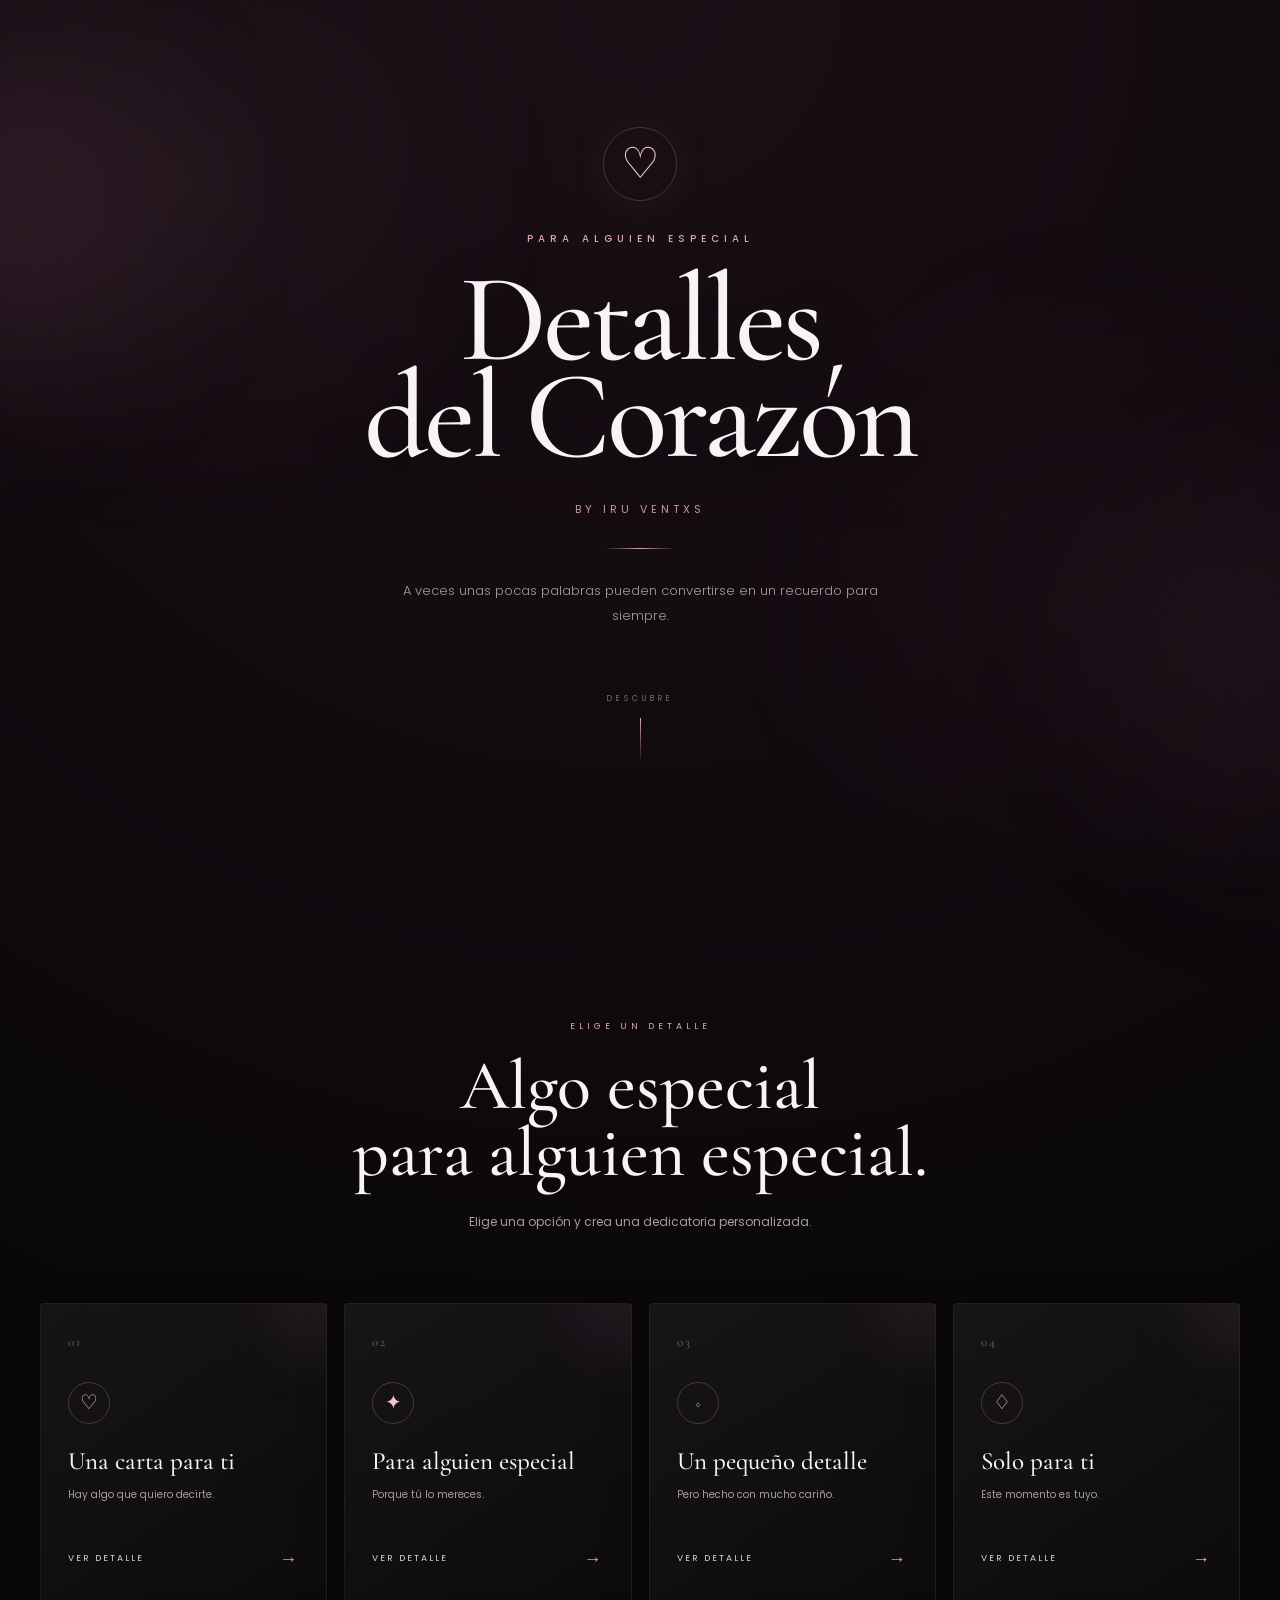
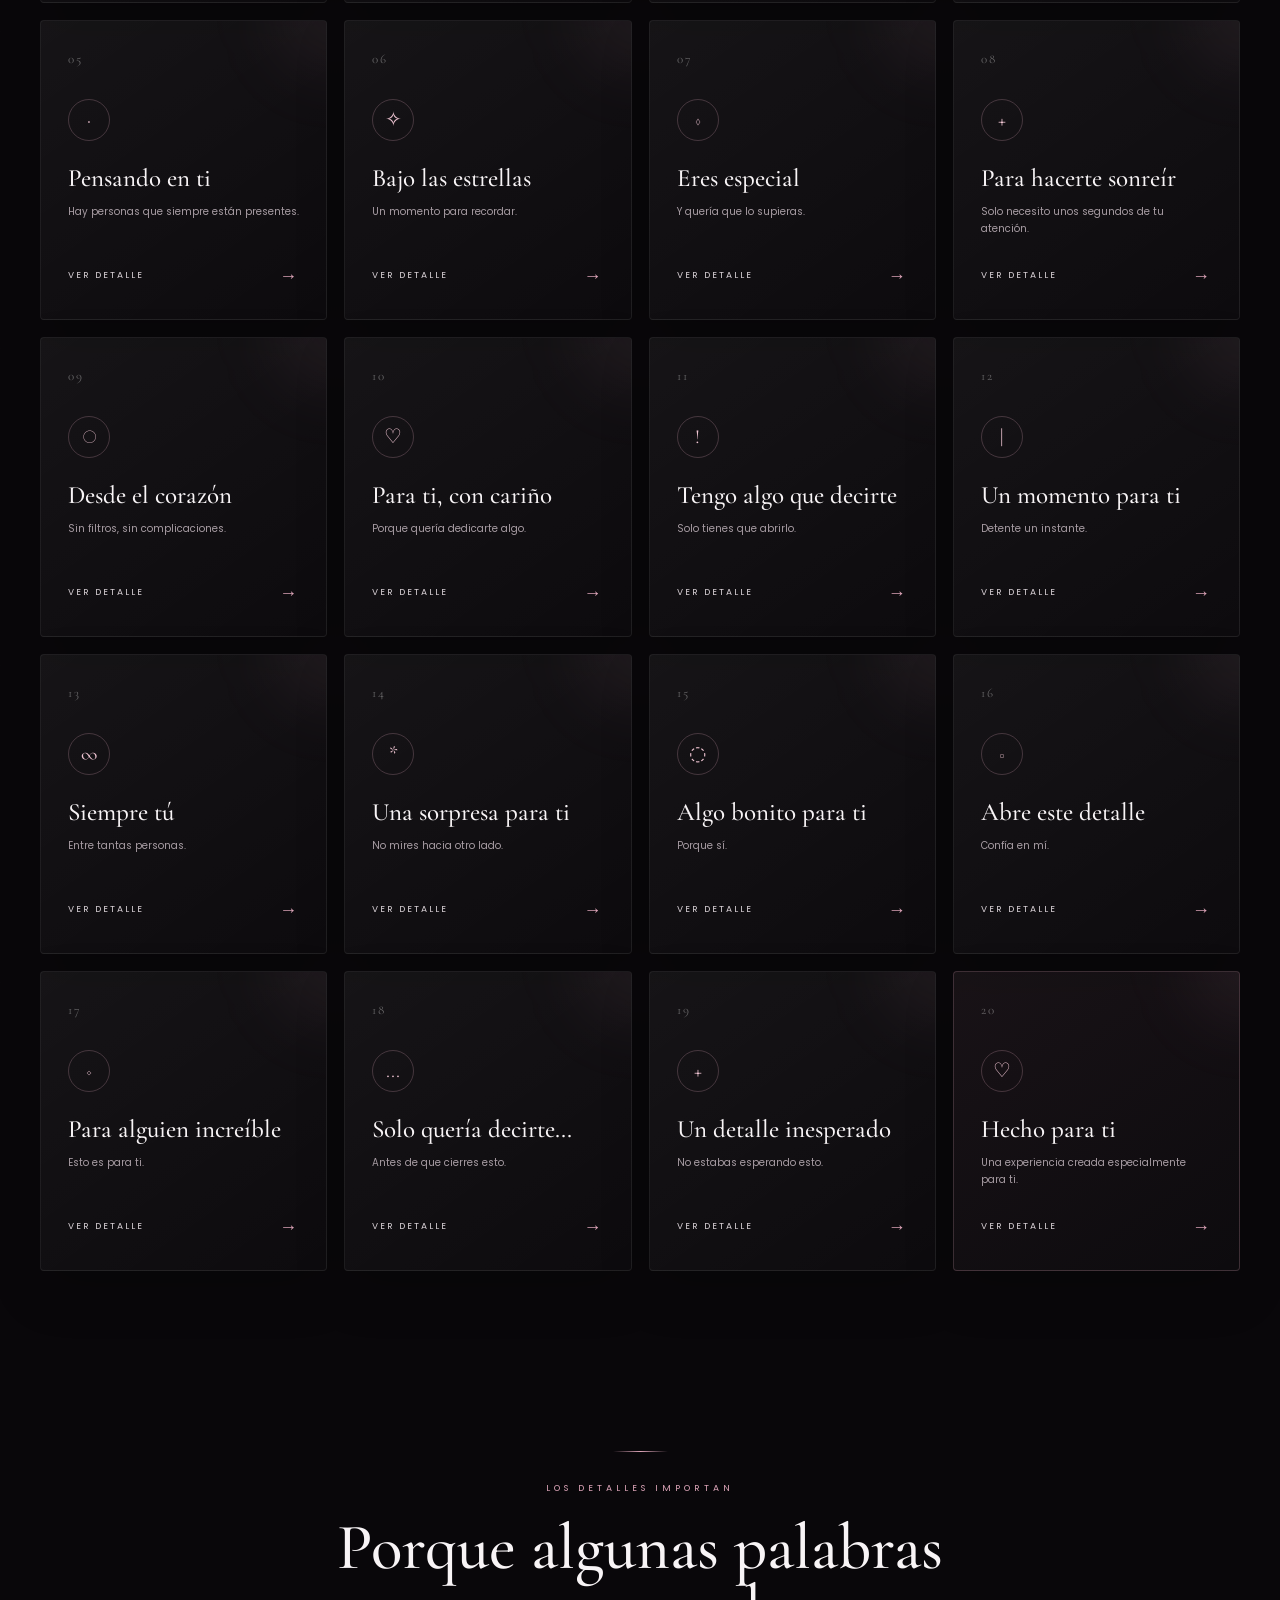
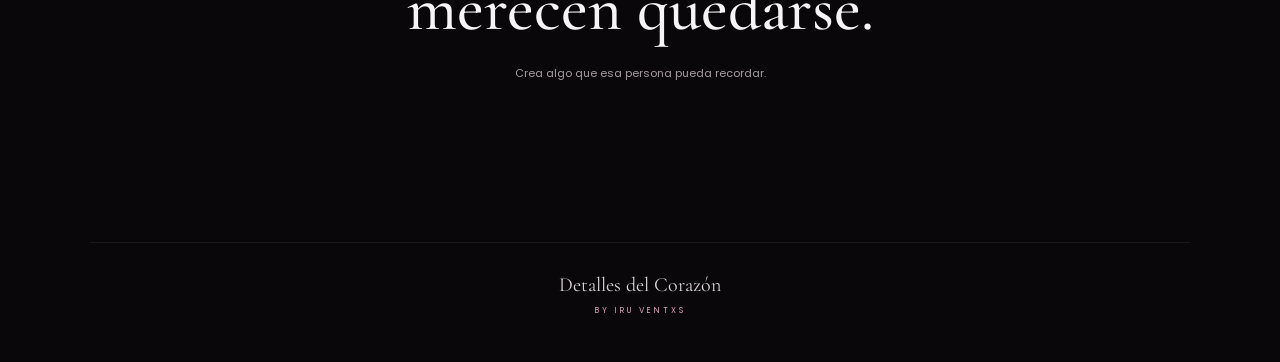
<file: dedicatoriasWeb/index.html>
<!DOCTYPE html>
<html lang="es">

<head>

    <meta charset="UTF-8">

    <meta
        name="viewport"
        content="width=device-width, initial-scale=1.0"
    >

    <meta
        name="theme-color"
        content="#0b080d"
    >

    <meta
        name="description"
        content="Detalles del Corazón - Un espacio para crear dedicatorias especiales. By Iru Ventxs."
    >

    <title>Detalles del Corazón | By Iru Ventxs</title>


    <!-- =========================================
         FUENTES
    ========================================== -->

    <link rel="preconnect" href="https://fonts.googleapis.com">

    <link rel="preconnect" href="https://fonts.gstatic.com" crossorigin>

    <link
        href="https://fonts.googleapis.com/css2?family=Cormorant+Garamond:wght@400;500;600;700&family=Poppins:wght@300;400;500;600&display=swap"
        rel="stylesheet"
    >


    <!-- =========================================
         CSS
    ========================================== -->

    <link
        rel="stylesheet"
        href="estilos.css"
    >

</head>


<body>


    <!-- =========================================
         FONDO
    ========================================== -->

    <div class="background-glow"></div>

    <div class="glow-1"></div>

    <div class="glow-2"></div>


    <!-- =========================================
         PARTÍCULAS DE FONDO
         No son emojis.
    ========================================== -->

    <div
        class="floating-hearts"
        aria-hidden="true"
    >

        <span></span>
        <span></span>
        <span></span>
        <span></span>
        <span></span>
        <span></span>
        <span></span>
        <span></span>
        <span></span>
        <span></span>

    </div>


    <!-- =========================================
         CONTENIDO PRINCIPAL
    ========================================== -->

    <main>


        <!-- =====================================
             HERO
        ====================================== -->

        <section class="hero">

            <div class="hero-content">


                <!-- Símbolo decorativo -->

                <div
                    class="heart-symbol"
                    aria-hidden="true"
                >
                    ♡
                </div>


                <!-- Pequeño título -->

                <p class="hero-kicker">
                    PARA ALGUIEN ESPECIAL
                </p>


                <!-- Título principal -->

                <h1 class="hero-title">

                    Detalles

                    <br>

                    del Corazón

                </h1>


                <!-- Marca -->

                <p class="brand">
                    By Iru Ventxs
                </p>


                <!-- Línea -->

                <div
                    class="hero-divider"
                    aria-hidden="true"
                ></div>


                <!-- Descripción -->

                <p class="hero-description">

                    A veces unas pocas palabras pueden
                    convertirse en un recuerdo para siempre.

                </p>


                <!-- Indicador -->

                <div class="scroll-indicator">

                    <span>
                        DESCUBRE
                    </span>

                    <div
                        class="scroll-line"
                        aria-hidden="true"
                    ></div>

                </div>

            </div>

        </section>



        <!-- =====================================
             DETALLES
        ====================================== -->

        <section
            class="details-section"
            id="detalles"
        >


            <div class="section-heading">


                <p class="section-kicker">
                    ELIGE UN DETALLE
                </p>


                <h2>
                    Algo especial
                    <br>
                    para alguien especial.
                </h2>


                <p class="section-description">

                    Elige una opción y crea una
                    dedicatoria personalizada.

                </p>

            </div>



            <!-- =================================
                 TARJETAS
            ================================== -->

            <div class="details-grid">


                <!-- 01 -->

                <article class="detail-card">

                    <div class="card-number">
                        01
                    </div>

                    <div
                        class="card-icon"
                        aria-hidden="true"
                    >
                        ♡
                    </div>

                    <h3>
                        Una carta para ti
                    </h3>

                    <p>
                        Hay algo que quiero decirte.
                    </p>

                    <button
                        type="button"
                        onclick="abrirDetalle(1)"
                    >

                        Ver detalle

                        <span>
                            →
                        </span>

                    </button>

                </article>



                <!-- 02 -->

                <article class="detail-card">

                    <div class="card-number">
                        02
                    </div>

                    <div
                        class="card-icon"
                        aria-hidden="true"
                    >
                        ✦
                    </div>

                    <h3>
                        Para alguien especial
                    </h3>

                    <p>
                        Porque tú lo mereces.
                    </p>

                    <button
                        type="button"
                        onclick="abrirDetalle(2)"
                    >

                        Ver detalle

                        <span>→</span>

                    </button>

                </article>



                <!-- 03 -->

                <article class="detail-card">

                    <div class="card-number">
                        03
                    </div>

                    <div
                        class="card-icon"
                        aria-hidden="true"
                    >
                        ◇
                    </div>

                    <h3>
                        Un pequeño detalle
                    </h3>

                    <p>
                        Pero hecho con mucho cariño.
                    </p>

                    <button
                        type="button"
                        onclick="abrirDetalle(3)"
                    >

                        Ver detalle

                        <span>→</span>

                    </button>

                </article>



                <!-- 04 -->

                <article class="detail-card">

                    <div class="card-number">
                        04
                    </div>

                    <div
                        class="card-icon"
                        aria-hidden="true"
                    >
                        ♢
                    </div>

                    <h3>
                        Solo para ti
                    </h3>

                    <p>
                        Este momento es tuyo.
                    </p>

                    <button
                        type="button"
                        onclick="abrirDetalle(4)"
                    >

                        Ver detalle

                        <span>→</span>

                    </button>

                </article>



                <!-- 05 -->

                <article class="detail-card">

                    <div class="card-number">
                        05
                    </div>

                    <div
                        class="card-icon"
                        aria-hidden="true"
                    >
                        ·
                    </div>

                    <h3>
                        Pensando en ti
                    </h3>

                    <p>
                        Hay personas que siempre están presentes.
                    </p>

                    <button
                        type="button"
                        onclick="abrirDetalle(5)"
                    >

                        Ver detalle

                        <span>→</span>

                    </button>

                </article>



                <!-- 06 -->

                <article class="detail-card">

                    <div class="card-number">
                        06
                    </div>

                    <div
                        class="card-icon"
                        aria-hidden="true"
                    >
                        ✧
                    </div>

                    <h3>
                        Bajo las estrellas
                    </h3>

                    <p>
                        Un momento para recordar.
                    </p>

                    <button
                        type="button"
                        onclick="abrirDetalle(6)"
                    >

                        Ver detalle

                        <span>→</span>

                    </button>

                </article>



                <!-- 07 -->

                <article class="detail-card">

                    <div class="card-number">
                        07
                    </div>

                    <div
                        class="card-icon"
                        aria-hidden="true"
                    >
                        ◊
                    </div>

                    <h3>
                        Eres especial
                    </h3>

                    <p>
                        Y quería que lo supieras.
                    </p>

                    <button
                        type="button"
                        onclick="abrirDetalle(7)"
                    >

                        Ver detalle

                        <span>→</span>

                    </button>

                </article>



                <!-- 08 -->

                <article class="detail-card">

                    <div class="card-number">
                        08
                    </div>

                    <div
                        class="card-icon"
                        aria-hidden="true"
                    >
                        +
                    </div>

                    <h3>
                        Para hacerte sonreír
                    </h3>

                    <p>
                        Solo necesito unos segundos de tu atención.
                    </p>

                    <button
                        type="button"
                        onclick="abrirDetalle(8)"
                    >

                        Ver detalle

                        <span>→</span>

                    </button>

                </article>



                <!-- 09 -->

                <article class="detail-card">

                    <div class="card-number">
                        09
                    </div>

                    <div
                        class="card-icon"
                        aria-hidden="true"
                    >
                        ○
                    </div>

                    <h3>
                        Desde el corazón
                    </h3>

                    <p>
                        Sin filtros, sin complicaciones.
                    </p>

                    <button
                        type="button"
                        onclick="abrirDetalle(9)"
                    >

                        Ver detalle

                        <span>→</span>

                    </button>

                </article>



                <!-- 10 -->

                <article class="detail-card">

                    <div class="card-number">
                        10
                    </div>

                    <div
                        class="card-icon"
                        aria-hidden="true"
                    >
                        ♡
                    </div>

                    <h3>
                        Para ti, con cariño
                    </h3>

                    <p>
                        Porque quería dedicarte algo.
                    </p>

                    <button
                        type="button"
                        onclick="abrirDetalle(10)"
                    >

                        Ver detalle

                        <span>→</span>

                    </button>

                </article>



                <!-- 11 -->

                <article class="detail-card">

                    <div class="card-number">
                        11
                    </div>

                    <div
                        class="card-icon"
                        aria-hidden="true"
                    >
                        !
                    </div>

                    <h3>
                        Tengo algo que decirte
                    </h3>

                    <p>
                        Solo tienes que abrirlo.
                    </p>

                    <button
                        type="button"
                        onclick="abrirDetalle(11)"
                    >

                        Ver detalle

                        <span>→</span>

                    </button>

                </article>



                <!-- 12 -->

                <article class="detail-card">

                    <div class="card-number">
                        12
                    </div>

                    <div
                        class="card-icon"
                        aria-hidden="true"
                    >
                        |
                    </div>

                    <h3>
                        Un momento para ti
                    </h3>

                    <p>
                        Detente un instante.
                    </p>

                    <button
                        type="button"
                        onclick="abrirDetalle(12)"
                    >

                        Ver detalle

                        <span>→</span>

                    </button>

                </article>



                <!-- 13 -->

                <article class="detail-card">

                    <div class="card-number">
                        13
                    </div>

                    <div
                        class="card-icon"
                        aria-hidden="true"
                    >
                        ∞
                    </div>

                    <h3>
                        Siempre tú
                    </h3>

                    <p>
                        Entre tantas personas.
                    </p>

                    <button
                        type="button"
                        onclick="abrirDetalle(13)"
                    >

                        Ver detalle

                        <span>→</span>

                    </button>

                </article>



                <!-- 14 -->

                <article class="detail-card">

                    <div class="card-number">
                        14
                    </div>

                    <div
                        class="card-icon"
                        aria-hidden="true"
                    >
                        *
                    </div>

                    <h3>
                        Una sorpresa para ti
                    </h3>

                    <p>
                        No mires hacia otro lado.
                    </p>

                    <button
                        type="button"
                        onclick="abrirDetalle(14)"
                    >

                        Ver detalle

                        <span>→</span>

                    </button>

                </article>



                <!-- 15 -->

                <article class="detail-card">

                    <div class="card-number">
                        15
                    </div>

                    <div
                        class="card-icon"
                        aria-hidden="true"
                    >
                        ◌
                    </div>

                    <h3>
                        Algo bonito para ti
                    </h3>

                    <p>
                        Porque sí.
                    </p>

                    <button
                        type="button"
                        onclick="abrirDetalle(15)"
                    >

                        Ver detalle

                        <span>→</span>

                    </button>

                </article>



                <!-- 16 -->

                <article class="detail-card">

                    <div class="card-number">
                        16
                    </div>

                    <div
                        class="card-icon"
                        aria-hidden="true"
                    >
                        □
                    </div>

                    <h3>
                        Abre este detalle
                    </h3>

                    <p>
                        Confía en mí.
                    </p>

                    <button
                        type="button"
                        onclick="abrirDetalle(16)"
                    >

                        Ver detalle

                        <span>→</span>

                    </button>

                </article>



                <!-- 17 -->

                <article class="detail-card">

                    <div class="card-number">
                        17
                    </div>

                    <div
                        class="card-icon"
                        aria-hidden="true"
                    >
                        ◇
                    </div>

                    <h3>
                        Para alguien increíble
                    </h3>

                    <p>
                        Esto es para ti.
                    </p>

                    <button
                        type="button"
                        onclick="abrirDetalle(17)"
                    >

                        Ver detalle

                        <span>→</span>

                    </button>

                </article>



                <!-- 18 -->

                <article class="detail-card">

                    <div class="card-number">
                        18
                    </div>

                    <div
                        class="card-icon"
                        aria-hidden="true"
                    >
                        ...
                    </div>

                    <h3>
                        Solo quería decirte...
                    </h3>

                    <p>
                        Antes de que cierres esto.
                    </p>

                    <button
                        type="button"
                        onclick="abrirDetalle(18)"
                    >

                        Ver detalle

                        <span>→</span>

                    </button>

                </article>



                <!-- 19 -->

                <article class="detail-card">

                    <div class="card-number">
                        19
                    </div>

                    <div
                        class="card-icon"
                        aria-hidden="true"
                    >
                        +
                    </div>

                    <h3>
                        Un detalle inesperado
                    </h3>

                    <p>
                        No estabas esperando esto.
                    </p>

                    <button
                        type="button"
                        onclick="abrirDetalle(19)"
                    >

                        Ver detalle

                        <span>→</span>

                    </button>

                </article>



                <!-- 20 -->

                <article
                    class="detail-card featured-card"
                >

                    <div class="card-number">
                        20
                    </div>

                    <div
                        class="card-icon"
                        aria-hidden="true"
                    >
                        ♡
                    </div>

                    <h3>
                        Hecho para ti
                    </h3>

                    <p>
                        Una experiencia creada especialmente para ti.
                    </p>

                    <button
                        type="button"
                        onclick="abrirDetalle(20)"
                    >

                        Ver detalle

                        <span>→</span>

                    </button>

                </article>


            </div>

        </section>



        <!-- =====================================
             FRASE FINAL
        ====================================== -->

        <section class="final-message">

            <div class="final-line"></div>

            <p class="final-kicker">
                LOS DETALLES IMPORTAN
            </p>

            <h2>
                Porque algunas palabras
                <br>
                merecen quedarse.
            </h2>

            <p class="final-description">
                Crea algo que esa persona pueda recordar.
            </p>

        </section>


    </main>



    <!-- =========================================
         FOOTER
    ========================================== -->

    <footer class="site-footer">

        <div class="footer-line"></div>

        <p>
            Detalles del Corazón
        </p>

        <span>
            By Iru Ventxs
        </span>

    </footer>



    <!-- =========================================
         JAVASCRIPT
    ========================================== -->

    <script src="script.js"></script>

</body>

</html>
</file>
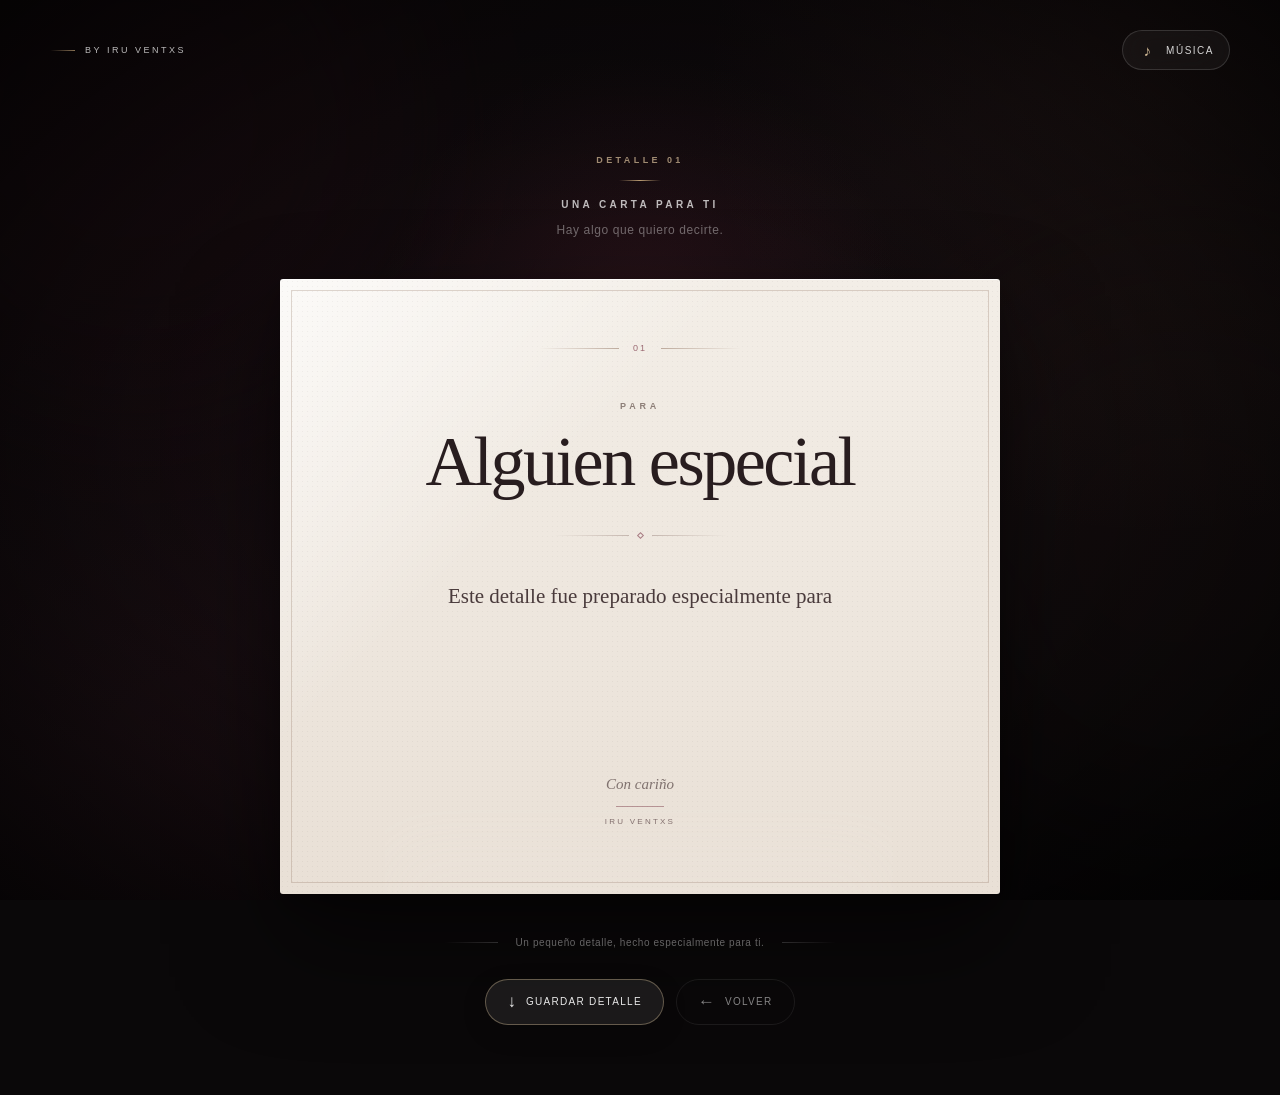
<file: dedicatoriasWeb/detalles/detalle-01/index.html>
<!DOCTYPE html>
<html lang="es">

<head>
    <meta charset="UTF-8">

    <meta
        name="viewport"
        content="width=device-width, initial-scale=1.0"
    >

    <meta
        name="theme-color"
        content="#0a0809"
    >

    <title>Una carta para ti</title>

    <link rel="stylesheet" href="estilo.css">
</head>

<body>

    <!-- =====================================
         MÚSICA
    ====================================== -->

    <audio
        id="musicaDetalle"
        preload="none"
        loop
    >
        <source
            src="./audio/amapolas-leo-rizzi-oficial.mp3.mp3"
            type="audio/mpeg"
        >
    </audio>


    <!-- =====================================
         EXPERIENCIA
    ====================================== -->

    <main class="experiencia">

        <!-- Fondo -->

        <div class="fondo" aria-hidden="true">

            <div class="fondo-base"></div>

            <div class="fondo-brillo fondo-brillo-1"></div>

            <div class="fondo-brillo fondo-brillo-2"></div>

            <div class="fondo-brillo fondo-brillo-3"></div>

            <div class="fondo-vignette"></div>

        </div>


        <!-- Partículas -->

        <div
            id="particulas"
            class="particulas"
            aria-hidden="true"
        ></div>


        <!-- =================================
             BARRA SUPERIOR
        ================================== -->

        <header class="barra-superior">

            <div class="marca">

                <span class="marca-linea"></span>

                <span class="marca-texto">
                    BY IRU VENTXS
                </span>

            </div>


            <button
                id="musicaBtn"
                class="musica-btn"
                type="button"
                aria-label="Reproducir música"
            >

                <span
                    id="musicaIcono"
                    class="musica-icono"
                >
                    ♪
                </span>

                <span
                    id="musicaTexto"
                    class="musica-texto"
                >
                    Música
                </span>

            </button>

        </header>


        <!-- =================================
             CONTENIDO
        ================================== -->

        <section class="contenido">


            <!-- Introducción -->

            <div
                class="intro"
                id="intro"
            >

                <p class="numero-detalle">
                    DETALLE 01
                </p>

                <div class="intro-linea"></div>

                <p class="categoria">
                    UNA CARTA PARA TI
                </p>

                <p class="intro-texto">
                    Hay algo que quiero decirte.
                </p>

            </div>


            <!-- =================================
                 CARTA
            ================================== -->

            <article
                id="carta"
                class="carta"
            >

                <div
                    class="carta-brillo"
                    aria-hidden="true"
                ></div>


                <!-- Cabecera -->

                <div class="carta-cabecera">

                    <span class="ornamento"></span>

                    <span class="ornamento-centro">
                        01
                    </span>

                    <span class="ornamento"></span>

                </div>


                <!-- Destinatario -->

                <div class="destinatario">

                    <p class="etiqueta">
                        PARA
                    </p>

                    <h1
                        id="nombrePersona"
                        class="nombre"
                    >
                        Alguien especial
                    </h1>

                </div>


                <!-- Separador -->

                <div class="separador">

                    <span></span>

                    <i></i>

                    <span></span>

                </div>


                <!-- Mensaje -->

                <div
                    id="mensajePersona"
                    class="mensaje"
                >
                    Tu mensaje aparecerá aquí...
                </div>


                <!-- Firma -->

                <div class="firma">

                    <p class="firma-texto">
                        Con cariño
                    </p>

                    <div class="firma-linea"></div>

                    <p class="firma-marca">
                        Iru Ventxs
                    </p>

                </div>


                <div
                    class="carta-reflejo"
                    aria-hidden="true"
                ></div>

            </article>


            <!-- =================================
                 CIERRE
            ================================== -->

            <div class="cierre">

                <span class="cierre-linea"></span>

                <p>
                    Un pequeño detalle,
                    hecho especialmente para ti.
                </p>

                <span class="cierre-linea"></span>

            </div>


            <!-- =================================
                 ACCIONES
            ================================== -->

            <div class="acciones">

                <button
                    id="descargarBtn"
                    class="accion accion-principal"
                    type="button"
                >

                    <span class="accion-icono">
                        ↓
                    </span>

                    <span>
                        Guardar detalle
                    </span>

                </button>


                <button
                    id="volverBtn"
                    class="accion accion-secundaria"
                    type="button"
                >

                    <span class="accion-icono">
                        ←
                    </span>

                    <span>
                        Volver
                    </span>

                </button>

            </div>

        </section>


        <!-- =================================
             VENTANA DE GUARDADO
        ================================== -->

        <div
            id="mensajeDescarga"
            class="ventana"
            aria-hidden="true"
        >

            <div class="ventana-overlay"></div>


            <div
                class="ventana-contenido"
                role="dialog"
                aria-modal="true"
                aria-labelledby="tituloGuardado"
            >

                <div class="guardado-icono">
                    <span>✓</span>
                </div>


                <p class="guardado-etiqueta">
                    DETALLE GUARDADO
                </p>


                <h2 id="tituloGuardado">
                    Gracias por compartir
                    este momento
                </h2>


                <p class="guardado-texto">
                    Si te pareció interesante
                    este detalle, puedes unirte
                    a nuestro grupo para enterarte
                    de nuevos detalles y novedades.
                </p>


                <a
                    class="grupo-btn"
                    href="https://chat.whatsapp.com/C6rret7CS9602Ljr3A6LqQ"
                    target="_blank"
                    rel="noopener noreferrer"
                >

                    <span>
                        UNIRME AL GRUPO
                    </span>

                    <strong>
                        →
                    </strong>

                </a>


                <button
                    id="cerrarDescarga"
                    class="cerrar-ventana"
                    type="button"
                >
                    Cerrar
                </button>

            </div>

        </div>

    </main>


    <!-- =====================================
         JAVASCRIPT
    ====================================== -->

    <script src="./script.js"></script>

</body>

</html>
</file>
<file: dedicatoriasWeb/estilos.css>
/* =========================================================
   DETALLES DEL CORAZÓN
   By Iru Ventxs
   ESTILOS COMPLETOS
========================================================= */


/* =========================================================
   VARIABLES
========================================================= */

:root {

    --bg-main: #09070a;
    --bg-secondary: #100b10;
    --bg-card: rgba(255, 255, 255, 0.045);

    --white: #f8f4f6;
    --white-soft: #d9d1d6;
    --text-muted: #a79ca3;

    --rose: #dca4b8;
    --rose-light: #f1c6d4;
    --rose-dark: #9d6078;

    --line: rgba(255, 255, 255, 0.11);
    --line-soft: rgba(255, 255, 255, 0.065);

    --shadow:
        0 25px 70px rgba(0, 0, 0, 0.45);

    --font-title: "Cormorant Garamond", serif;
    --font-body: "Poppins", sans-serif;

}


/* =========================================================
   RESET
========================================================= */

* {
    margin: 0;
    padding: 0;
    box-sizing: border-box;
}


html {
    scroll-behavior: smooth;
}


body {

    min-height: 100vh;

    background:
        radial-gradient(
            circle at 50% 0%,
            rgba(150, 75, 105, 0.12),
            transparent 40%
        ),
        var(--bg-main);

    color: var(--white);

    font-family: var(--font-body);

    overflow-x: hidden;

    -webkit-font-smoothing: antialiased;

}


body.modal-open {
    overflow: hidden;
}


button,
input,
textarea {
    font-family: inherit;
}


button {
    border: 0;
    outline: 0;
}


button:focus-visible,
input:focus-visible,
textarea:focus-visible {
    outline: 1px solid var(--rose);
    outline-offset: 3px;
}


/* =========================================================
   SELECCIÓN
========================================================= */

::selection {
    background: rgba(220, 164, 184, 0.25);
    color: white;
}


/* =========================================================
   SCROLLBAR
========================================================= */

::-webkit-scrollbar {
    width: 7px;
}


::-webkit-scrollbar-track {
    background: #080608;
}


::-webkit-scrollbar-thumb {

    background:
        linear-gradient(
            180deg,
            var(--rose-dark),
            var(--rose)
        );

    border-radius: 20px;
}


/* =========================================================
   FONDO GENERAL
========================================================= */

.background-glow {

    position: fixed;

    inset: 0;

    pointer-events: none;

    z-index: -5;

    background:
        radial-gradient(
            circle at 15% 20%,
            rgba(200, 120, 150, 0.07),
            transparent 28%
        ),
        radial-gradient(
            circle at 85% 65%,
            rgba(170, 80, 120, 0.055),
            transparent 30%
        );

}


/* =========================================================
   BRILLOS AMBIENTALES
========================================================= */

.glow-1,
.glow-2 {

    position: fixed;

    width: 320px;
    height: 320px;

    border-radius: 50%;

    pointer-events: none;

    filter: blur(100px);

    opacity: 0.16;

    z-index: -4;

}


.glow-1 {

    top: 5%;
    left: -180px;

    background: #b86f91;

    animation:
        ambientMoveOne
        15s
        ease-in-out
        infinite alternate;

}


.glow-2 {

    right: -180px;
    bottom: 8%;

    background: #70415b;

    animation:
        ambientMoveTwo
        18s
        ease-in-out
        infinite alternate;

}


@keyframes ambientMoveOne {

    from {
        transform: translate3d(0, 0, 0);
    }

    to {
        transform: translate3d(100px, 70px, 0);
    }

}


@keyframes ambientMoveTwo {

    from {
        transform: translate3d(0, 0, 0);
    }

    to {
        transform: translate3d(-100px, -80px, 0);
    }

}


/* =========================================================
   PARTÍCULAS
========================================================= */

.floating-hearts {

    position: fixed;

    inset: 0;

    pointer-events: none;

    overflow: hidden;

    z-index: -2;

}


.floating-hearts span {

    position: absolute;

    width: 3px;
    height: 3px;

    border-radius: 50%;

    background: rgba(240, 200, 215, 0.7);

    box-shadow:
        0 0 8px rgba(240, 180, 205, 0.7);

    animation:
        particleFloat
        9s
        linear
        infinite;

    opacity: 0;

}


.floating-hearts span:nth-child(1) {
    left: 8%;
    bottom: -10%;
    animation-delay: 0s;
}


.floating-hearts span:nth-child(2) {
    left: 18%;
    bottom: -10%;
    animation-delay: 2s;
}


.floating-hearts span:nth-child(3) {
    left: 31%;
    bottom: -10%;
    animation-delay: 4s;
}


.floating-hearts span:nth-child(4) {
    left: 47%;
    bottom: -10%;
    animation-delay: 1s;
}


.floating-hearts span:nth-child(5) {
    left: 58%;
    bottom: -10%;
    animation-delay: 6s;
}


.floating-hearts span:nth-child(6) {
    left: 69%;
    bottom: -10%;
    animation-delay: 3s;
}


.floating-hearts span:nth-child(7) {
    left: 78%;
    bottom: -10%;
    animation-delay: 5s;
}


.floating-hearts span:nth-child(8) {
    left: 87%;
    bottom: -10%;
    animation-delay: 7s;
}


.floating-hearts span:nth-child(9) {
    left: 40%;
    bottom: -10%;
    animation-delay: 8s;
}


.floating-hearts span:nth-child(10) {
    left: 93%;
    bottom: -10%;
    animation-delay: 1.5s;
}


@keyframes particleFloat {

    0% {

        transform:
            translateY(0)
            scale(0.5);

        opacity: 0;

    }

    15% {
        opacity: 0.7;
    }

    80% {
        opacity: 0.25;
    }

    100% {

        transform:
            translateY(-110vh)
            scale(1.2);

        opacity: 0;

    }

}


/* =========================================================
   HERO
========================================================= */

.hero {

    position: relative;

    min-height: 100vh;

    display: flex;

    align-items: center;

    justify-content: center;

    text-align: center;

    padding:
        80px
        24px
        90px;

}


.hero-content {

    width: 100%;
    max-width: 850px;

    position: relative;

    z-index: 2;

}


/* =========================================================
   SÍMBOLO
========================================================= */

.heart-symbol {

    width: 74px;
    height: 74px;

    margin: 0 auto 30px;

    display: flex;

    align-items: center;
    justify-content: center;

    border:
        1px solid
        rgba(220, 164, 184, 0.25);

    border-radius: 50%;

    color: var(--rose-light);

    font-family: var(--font-title);

    font-size: 43px;

    font-weight: 400;

    box-shadow:
        0 0 40px
        rgba(220, 164, 184, 0.08);

    animation:
        symbolPulse
        4s
        ease-in-out
        infinite;

}


@keyframes symbolPulse {

    0%,
    100% {

        transform: scale(1);

        box-shadow:
            0 0 30px
            rgba(220, 164, 184, 0.05);

    }

    50% {

        transform: scale(1.035);

        box-shadow:
            0 0 50px
            rgba(220, 164, 184, 0.13);

    }

}


/* =========================================================
   HERO KICKER
========================================================= */

.hero-kicker {

    font-size: 10px;

    letter-spacing: 5px;

    color: var(--rose);

    font-weight: 500;

    margin-bottom: 24px;

}


/* =========================================================
   HERO TITLE
========================================================= */

.hero-title {

    position: relative;

    font-family: var(--font-title);

    font-size:
        clamp(68px, 10vw, 125px);

    line-height: 0.78;

    font-weight: 500;

    letter-spacing: -4px;

    color: var(--white);

    text-shadow:
        0 20px 50px
        rgba(0, 0, 0, 0.5);

}


/* =========================================================
   BRAND
========================================================= */

.brand {

    margin-top: 35px;

    font-size: 11px;

    letter-spacing: 4px;

    color: var(--rose);

    text-transform: uppercase;

    opacity: 0.9;

}


/* =========================================================
   DIVISOR HERO
========================================================= */

.hero-divider {

    width: 70px;
    height: 1px;

    margin:
        30px
        auto;

    background:
        linear-gradient(
            90deg,
            transparent,
            var(--rose),
            transparent
        );

}


/* =========================================================
   HERO DESCRIPTION
========================================================= */

.hero-description {

    max-width: 480px;

    margin: auto;

    color: var(--text-muted);

    font-size: 13px;

    line-height: 1.9;

    font-weight: 300;

}


/* =========================================================
   SCROLL INDICATOR
========================================================= */

.scroll-indicator {

    margin-top: 65px;

    display: flex;

    flex-direction: column;

    align-items: center;

    gap: 13px;

}


.scroll-indicator span {

    font-size: 8px;

    letter-spacing: 4px;

    color: rgba(255, 255, 255, 0.4);

}


.scroll-line {

    width: 1px;

    height: 45px;

    background:
        linear-gradient(
            to bottom,
            var(--rose),
            transparent
        );

    animation:
        scrollLine
        2s
        ease-in-out
        infinite;

}


@keyframes scrollLine {

    0% {
        transform: scaleY(0.3);
        transform-origin: top;
    }

    50% {
        transform: scaleY(1);
        transform-origin: top;
    }

    100% {
        transform: scaleY(0.3);
        transform-origin: bottom;
    }

}


/* =========================================================
   SECCIÓN DE DETALLES
========================================================= */

.details-section {

    max-width: 1250px;

    margin: auto;

    padding:
        120px
        25px
        150px;

}


/* =========================================================
   ENCABEZADO DE SECCIÓN
========================================================= */

.section-heading {

    max-width: 650px;

    margin:
        0
        auto
        70px;

    text-align: center;

}


.section-kicker {

    color: var(--rose);

    font-size: 9px;

    letter-spacing: 4px;

    margin-bottom: 20px;

}


.section-heading h2 {

    font-family: var(--font-title);

    font-size:
        clamp(45px, 6vw, 70px);

    line-height: 0.95;

    font-weight: 500;

    color: var(--white);

}


.section-description {

    margin:
        25px
        auto
        0;

    max-width: 450px;

    color: var(--text-muted);

    font-size: 12px;

    line-height: 1.8;

}


/* =========================================================
   GRID
========================================================= */

.details-grid {

    display: grid;

    grid-template-columns:
        repeat(4, 1fr);

    gap: 17px;

}


/* =========================================================
   TARJETAS
========================================================= */

.detail-card {

    position: relative;

    min-height: 300px;

    padding: 30px 27px;

    display: flex;

    flex-direction: column;

    overflow: hidden;

    background:
        linear-gradient(
            145deg,
            rgba(255, 255, 255, 0.055),
            rgba(255, 255, 255, 0.018)
        );

    border:
        1px solid
        var(--line-soft);

    border-radius: 4px;

    box-shadow:
        0 20px 50px
        rgba(0, 0, 0, 0.18);

    opacity: 0;

    transform:
        translateY(35px);

    transition:
        transform 0.5s ease,
        border-color 0.4s ease,
        box-shadow 0.4s ease,
        opacity 0.7s ease;

}


.detail-card.card-visible {

    opacity: 1;

    transform:
        translateY(0);

}


.detail-card::before {

    content: "";

    position: absolute;

    width: 120px;
    height: 120px;

    right: -70px;
    top: -70px;

    border-radius: 50%;

    background:
        rgba(220, 164, 184, 0.08);

    filter: blur(35px);

    transition:
        transform 0.5s ease;

}


.detail-card::after {

    content: "";

    position: absolute;

    top: 0;
    left: -120%;

    width: 70%;
    height: 100%;

    background:
        linear-gradient(
            90deg,
            transparent,
            rgba(255, 255, 255, 0.06),
            transparent
        );

    transform: skewX(-20deg);

    transition:
        left 0.8s ease;

}


.detail-card:hover::after {
    left: 150%;
}


.detail-card:hover {

    border-color:
        rgba(220, 164, 184, 0.25);

    box-shadow:
        0 30px 70px
        rgba(0, 0, 0, 0.35);

}


.detail-card:hover::before {
    transform: scale(1.7);
}


/* =========================================================
   NÚMERO
========================================================= */

.card-number {

    font-family: var(--font-title);

    font-size: 13px;

    color:
        rgba(255, 255, 255, 0.35);

    letter-spacing: 2px;

}


/* =========================================================
   ICONO
========================================================= */

.card-icon {

    margin-top: 32px;

    width: 42px;
    height: 42px;

    display: flex;

    align-items: center;
    justify-content: center;

    border:
        1px solid
        rgba(220, 164, 184, 0.25);

    border-radius: 50%;

    color: var(--rose-light);

    font-family: var(--font-title);

    font-size: 20px;

}


/* =========================================================
   TÍTULO TARJETA
========================================================= */

.detail-card h3 {

    margin-top: 25px;

    font-family: var(--font-title);

    font-size: 25px;

    line-height: 1;

    font-weight: 500;

    color: var(--white);

}


/* =========================================================
   DESCRIPCIÓN TARJETA
========================================================= */

.detail-card p {

    margin-top: 12px;

    color: var(--text-muted);

    font-size: 10px;

    line-height: 1.7;

}


/* =========================================================
   BOTÓN TARJETA
========================================================= */

.detail-card button {

    margin-top: auto;

    padding-top: 25px;

    display: flex;

    align-items: center;

    justify-content: space-between;

    background: transparent;

    color: var(--white-soft);

    font-size: 9px;

    letter-spacing: 2px;

    text-transform: uppercase;

    cursor: pointer;

    position: relative;

    z-index: 3;

}


.detail-card button span {

    font-size: 18px;

    color: var(--rose);

    transition:
        transform 0.3s ease;

}


.detail-card button:hover span {

    transform:
        translateX(7px);

}


/* =========================================================
   TARJETA DESTACADA
========================================================= */

.featured-card {

    border-color:
        rgba(220, 164, 184, 0.22);

    background:
        linear-gradient(
            145deg,
            rgba(220, 164, 184, 0.075),
            rgba(255, 255, 255, 0.018)
        );

}


/* =========================================================
   MENSAJE FINAL
========================================================= */

.final-message {

    max-width: 800px;

    margin:
        0
        auto;

    padding:
        30px
        25px
        160px;

    text-align: center;

}


.final-line {

    width: 55px;
    height: 1px;

    margin:
        0
        auto
        30px;

    background:
        linear-gradient(
            90deg,
            transparent,
            var(--rose),
            transparent
        );

}


.final-kicker {

    color: var(--rose);

    font-size: 9px;

    letter-spacing: 4px;

}


.final-message h2 {

    margin-top: 22px;

    font-family: var(--font-title);

    font-size:
        clamp(42px, 6vw, 65px);

    line-height: 0.95;

    font-weight: 500;

}


.final-description {

    margin-top: 25px;

    color: var(--text-muted);

    font-size: 11px;

}


/* =========================================================
   FOOTER
========================================================= */

.site-footer {

    padding:
        0
        25px
        45px;

    text-align: center;

}


.footer-line {

    width: 100%;

    max-width: 1100px;

    height: 1px;

    margin:
        0
        auto
        30px;

    background:
        var(--line-soft);

}


.site-footer p {

    font-family: var(--font-title);

    font-size: 20px;

    color: var(--white-soft);

}


.site-footer span {

    display: block;

    margin-top: 8px;

    font-size: 8px;

    letter-spacing: 3px;

    text-transform: uppercase;

    color: var(--rose);

}


/* =========================================================
   MODAL
========================================================= */

.detail-modal {

    position: fixed;

    inset: 0;

    z-index: 1000;

    display: flex;

    align-items: center;

    justify-content: center;

    padding: 20px;

    visibility: hidden;

    opacity: 0;

    pointer-events: none;

    transition:
        opacity 0.35s ease,
        visibility 0.35s ease;

}


.detail-modal.active {

    visibility: visible;

    opacity: 1;

    pointer-events: auto;

}


/* =========================================================
   FONDO DEL MODAL
========================================================= */

.modal-overlay {

    position: absolute;

    inset: 0;

    background:
        rgba(4, 3, 5, 0.82);

    backdrop-filter:
        blur(16px);

    -webkit-backdrop-filter:
        blur(16px);

}


/* =========================================================
   VENTANA
========================================================= */

.modal-window {

    position: relative;

    width: 100%;

    max-width: 560px;

    max-height: 92vh;

    overflow-y: auto;

    background:
        linear-gradient(
            145deg,
            rgba(27, 20, 25, 0.98),
            rgba(12, 9, 12, 0.99)
        );

    border:
        1px solid
        rgba(255, 255, 255, 0.1);

    box-shadow:
        0 40px 100px
        rgba(0, 0, 0, 0.65);

    transform:
        translateY(30px)
        scale(0.97);

    transition:
        transform 0.4s
        cubic-bezier(
            0.22,
            1,
            0.36,
            1
        );

}


.detail-modal.active .modal-window {

    transform:
        translateY(0)
        scale(1);

}


/* =========================================================
   LÍNEA SUPERIOR
========================================================= */

.modal-top-line {

    width: 100%;
    height: 2px;

    background:
        linear-gradient(
            90deg,
            transparent,
            var(--rose),
            transparent
        );

}


/* =========================================================
   CERRAR
========================================================= */

.modal-close {

    position: absolute;

    top: 18px;
    right: 20px;

    width: 35px;
    height: 35px;

    display: flex;

    align-items: center;
    justify-content: center;

    border:
        1px solid
        rgba(255, 255, 255, 0.1);

    border-radius: 50%;

    background:
        rgba(255, 255, 255, 0.035);

    color:
        rgba(255, 255, 255, 0.7);

    font-size: 22px;

    font-weight: 300;

    cursor: pointer;

    transition:
        background 0.3s ease,
        color 0.3s ease,
        transform 0.3s ease;

}


.modal-close:hover {

    background:
        rgba(220, 164, 184, 0.1);

    color: white;

    transform:
        rotate(90deg);

}


/* =========================================================
   CONTENIDO MODAL
========================================================= */

.modal-content {

    padding:
        45px
        42px
        35px;

}


/* =========================================================
   CATEGORÍA
========================================================= */

.modal-category {

    color: var(--rose);

    font-size: 8px;

    letter-spacing: 4px;

    text-transform: uppercase;

}


/* =========================================================
   NÚMERO
========================================================= */

.modal-number {

    margin-top: 8px;

    font-family: var(--font-title);

    font-size: 13px;

    color:
        rgba(255, 255, 255, 0.3);

    letter-spacing: 2px;

}


/* =========================================================
   TÍTULO MODAL
========================================================= */

.modal-title {

    margin-top: 17px;

    max-width: 440px;

    font-family: var(--font-title);

    font-size:
        clamp(42px, 7vw, 58px);

    line-height: 0.9;

    font-weight: 500;

    color: var(--white);

}


/* =========================================================
   SUBTÍTULO
========================================================= */

.modal-subtitle {

    margin-top: 18px;

    color: var(--white-soft);

    font-size: 11px;

    line-height: 1.7;

}


/* =========================================================
   DIVISOR MODAL
========================================================= */

.modal-divider {

    width: 45px;
    height: 1px;

    margin:
        25px
        0;

    background:
        var(--rose);

}


/* =========================================================
   DESCRIPCIÓN
========================================================= */

.modal-description {

    color: var(--text-muted);

    font-size: 11px;

    line-height: 1.8;

}


/* =========================================================
   FORMULARIOS
========================================================= */

.form-group {

    margin-top: 27px;

}


.form-group label {

    display: block;

    margin-bottom: 9px;

    color:
        rgba(255, 255, 255, 0.75);

    font-size: 9px;

    letter-spacing: 1.5px;

    text-transform: uppercase;

}


.form-group input,
.form-group textarea {

    width: 100%;

    border:
        1px solid
        rgba(255, 255, 255, 0.1);

    border-radius: 3px;

    background:
        rgba(255, 255, 255, 0.035);

    color: var(--white);

    font-size: 12px;

    transition:
        border-color 0.3s ease,
        background 0.3s ease,
        box-shadow 0.3s ease;

}


.form-group input {

    height: 48px;

    padding:
        0
        15px;

}


.form-group textarea {

    min-height: 130px;

    resize: vertical;

    padding: 14px 15px;

    line-height: 1.7;

}


.form-group input::placeholder,
.form-group textarea::placeholder {

    color:
        rgba(255, 255, 255, 0.25);

}


.form-group input:focus,
.form-group textarea:focus {

    outline: none;

    border-color:
        rgba(220, 164, 184, 0.5);

    background:
        rgba(220, 164, 184, 0.035);

    box-shadow:
        0 0 0 3px
        rgba(220, 164, 184, 0.05);

}


/* =========================================================
   ETIQUETA + CONTADOR
========================================================= */

.message-label {

    display: flex;

    justify-content: space-between;

    align-items: center;

}


.message-label label {
    margin-bottom: 9px;
}


#contadorCaracteres {

    margin-bottom: 9px;

    color:
        rgba(255, 255, 255, 0.3);

    font-size: 8px;

}


/* =========================================================
   ERROR
========================================================= */

.input-error {

    border-color:
        rgba(255, 100, 130, 0.8)
        !important;

    animation:
        inputShake
        0.35s
        ease;

}


@keyframes inputShake {

    0%,
    100% {
        transform: translateX(0);
    }

    25% {
        transform: translateX(-5px);
    }

    75% {
        transform: translateX(5px);
    }

}


/* =========================================================
   VISTA PREVIA
========================================================= */

.preview-box {

    position: relative;

    margin-top: 28px;

    padding: 22px;

    border:
        1px solid
        rgba(220, 164, 184, 0.13);

    background:
        linear-gradient(
            135deg,
            rgba(220, 164, 184, 0.055),
            rgba(255, 255, 255, 0.018)
        );

}


.preview-label {

    display: block;

    color:
        rgba(220, 164, 184, 0.75);

    font-size: 7px;

    letter-spacing: 3px;

}


.preview-name {

    margin-top: 14px;

    font-family: var(--font-title);

    font-size: 28px;

    color: var(--white);

}


.preview-message {

    margin-top: 10px;

    color: var(--text-muted);

    font-size: 10px;

    line-height: 1.7;

    white-space: pre-wrap;

    word-break: break-word;

}


/* =========================================================
   BOTÓN CREAR
========================================================= */

.create-detail-button {

    width: 100%;

    height: 55px;

    margin-top: 28px;

    padding:
        0
        20px;

    display: flex;

    align-items: center;

    justify-content: space-between;

    background:
        linear-gradient(
            100deg,
            #b87590,
            #d9a5b9
        );

    color:
        #160d12;

    cursor: pointer;

    text-transform: uppercase;

    font-size: 9px;

    font-weight: 600;

    letter-spacing: 2px;

    overflow: hidden;

    position: relative;

    transition:
        transform 0.3s ease,
        box-shadow 0.3s ease;

}


.create-detail-button::before {

    content: "";

    position: absolute;

    top: 0;
    left: -100%;

    width: 60%;
    height: 100%;

    background:
        linear-gradient(
            90deg,
            transparent,
            rgba(255, 255, 255, 0.4),
            transparent
        );

    transform: skewX(-20deg);

    transition:
        left 0.7s ease;

}


.create-detail-button:hover::before {
    left: 150%;
}


.create-detail-button:hover {

    transform:
        translateY(-2px);

    box-shadow:
        0 15px 35px
        rgba(180, 100, 135, 0.2);

}


.create-detail-button strong {

    font-size: 20px;

    font-weight: 400;

}


/* =========================================================
   TEXTO FOOTER MODAL
========================================================= */

.modal-footer-text {

    margin-top: 20px;

    text-align: center;

    color:
        rgba(255, 255, 255, 0.25);

    font-size: 8px;

    letter-spacing: 1px;

}


.modal-footer-text strong {

    color:
        rgba(155, 14, 63, 0.7);

    font-weight: 500;

}


/* =========================================================
   EXPERIENCIA FINAL
========================================================= */

.experience-screen {

    position: fixed;

    inset: 0;

    z-index: 2000;

    display: flex;

    align-items: center;

    justify-content: center;

    padding: 30px;

    background:
        #080609;

    opacity: 0;

    visibility: hidden;

    transform:
        scale(1.03);

    transition:
        opacity 0.6s ease,
        transform 0.8s ease,
        visibility 0.6s ease;

    overflow-y: auto;

}


.experience-screen.show {

    opacity: 1;

    visibility: visible;

    transform:
        scale(1);

}


/* =========================================================
   FONDO EXPERIENCIA
========================================================= */

.experience-background {

    position: absolute;

    inset: 0;

    pointer-events: none;

    background:
        radial-gradient(
            circle at 50% 35%,
            rgba(210, 130, 160, 0.14),
            transparent 35%
        ),
        radial-gradient(
            circle at 15% 80%,
            rgba(130, 70, 100, 0.08),
            transparent 30%
        );

}


.experience-background::before {

    content: "";

    position: absolute;

    inset: 0;

    background:
        linear-gradient(
            180deg,
            rgba(0, 0, 0, 0.1),
            rgba(0, 0, 0, 0.35)
        );

}


/* =========================================================
   CONTENIDO EXPERIENCIA
========================================================= */

.experience-content {

    position: relative;

    z-index: 2;

    width: 100%;

    max-width: 780px;

    min-height: 80vh;

    display: flex;

    flex-direction: column;

    align-items: center;

    justify-content: center;

    text-align: center;

    padding: 50px 25px;

}


.experience-category {

    color: var(--rose);

    font-size: 8px;

    letter-spacing: 5px;

    text-transform: uppercase;

}


.experience-line {

    width: 45px;
    height: 1px;

    margin:
        25px
        auto;

    background:
        var(--rose);

}


.experience-small {

    font-size: 8px;

    letter-spacing: 4px;

    color:
        rgba(255, 255, 255, 0.4);

}


.experience-name {

    margin-top: 12px;

    font-family: var(--font-title);

    font-size:
        clamp(65px, 11vw, 115px);

    line-height: 0.8;

    font-weight: 500;

    color: var(--white);

    text-shadow:
        0 20px 60px
        rgba(0, 0, 0, 0.5);

    word-break: break-word;

}


.experience-message {

    max-width: 600px;

    margin-top: 55px;

    color:
        rgba(245, 239, 242, 0.9);

    font-family: var(--font-title);

    font-size:
        clamp(22px, 3vw, 32px);

    line-height: 1.45;

    white-space: pre-wrap;

    word-break: break-word;

}


.experience-divider {

    width: 55px;
    height: 1px;

    margin:
        45px
        auto
        22px;

    background:
        linear-gradient(
            90deg,
            transparent,
            var(--rose),
            transparent
        );

}


.experience-signature {

    color:
        rgba(255, 255, 255, 0.4);

    font-size: 9px;

    letter-spacing: 3px;

    text-transform: uppercase;

}


.experience-brand {

    margin-top: 8px;

    color: var(--rose);

    font-size: 9px;

    letter-spacing: 4px;

    text-transform: uppercase;

}


/* =========================================================
   BOTÓN VOLVER
========================================================= */

.experience-back {

    margin-top: 45px;

    padding:
        12px
        25px;

    border:
        1px solid
        rgba(255, 255, 255, 0.13);

    background:
        rgba(255, 255, 255, 0.025);

    color:
        rgba(255, 255, 255, 0.55);

    font-size: 8px;

    letter-spacing: 2px;

    text-transform: uppercase;

    cursor: pointer;

    transition:
        background 0.3s ease,
        color 0.3s ease,
        border-color 0.3s ease;

}


.experience-back:hover {

    background:
        rgba(113, 2, 41, 0.08);

    color: white;

    border-color:
        rgba(220, 164, 201, 0.3);

}


/* =========================================================
   RESPONSIVE TABLET
========================================================= */

@media (max-width: 1050px) {

    .details-grid {

        grid-template-columns:
            repeat(3, 1fr);

    }

}


/* =========================================================
   RESPONSIVE TABLET PEQUEÑO
========================================================= */

@media (max-width: 760px) {

    .hero {

        min-height: 90vh;

        padding:
            70px
            20px;

    }


    .hero-title {

        letter-spacing: -2px;

    }


    .details-section {

        padding:
            90px
            18px
            100px;

    }


    .details-grid {

        grid-template-columns:
            repeat(2, 1fr);

        gap: 12px;

    }


    .detail-card {

        min-height: 275px;

        padding:
            24px
            20px;

    }


    .detail-card h3 {

        font-size: 23px;

    }


    .modal-content {

        padding:
            38px
            25px
            28px;

    }

}


/* =========================================================
   RESPONSIVE MÓVIL
========================================================= */

@media (max-width: 520px) {

    .hero {

        min-height: 100svh;

    }


    .heart-symbol {

        width: 62px;
        height: 62px;

        font-size: 35px;

        margin-bottom: 25px;

    }


    .hero-kicker {

        font-size: 8px;

        letter-spacing: 3px;

    }


    .hero-title {

        font-size:
            clamp(60px, 18vw, 85px);

        line-height: 0.82;

    }


    .brand {

        margin-top: 28px;

    }


    .hero-description {

        font-size: 11px;

        max-width: 310px;

    }


    .scroll-indicator {

        margin-top: 45px;

    }


    .section-heading {

        margin-bottom: 45px;

    }


    .section-heading h2 {

        font-size: 48px;

    }


    .section-description {

        font-size: 11px;

    }


    .details-grid {

        grid-template-columns:
            1fr 1fr;

    }


    .detail-card {

        min-height: 255px;

        padding:
            20px
            17px;

    }


    .card-number {

        font-size: 11px;

    }


    .card-icon {

        width: 36px;
        height: 36px;

        margin-top: 24px;

        font-size: 17px;

    }


    .detail-card h3 {

        margin-top: 20px;

        font-size: 21px;

    }


    .detail-card p {

        font-size: 9px;

    }


    .detail-card button {

        padding-top: 18px;

        font-size: 7px;

    }


    .modal-window {

        max-height: 94svh;

    }


    .modal-content {

        padding:
            35px
            20px
            25px;

    }


    .modal-title {

        font-size: 45px;

    }


    .modal-description {

        font-size: 10px;

    }


    .form-group {

        margin-top: 22px;

    }


    .preview-box {

        padding: 18px;

    }


    .preview-name {

        font-size: 25px;

    }


    .experience-content {

        min-height: 90svh;

        padding:
            50px
            15px;

    }


    .experience-name {

        font-size:
            clamp(55px, 17vw, 85px);

    }


    .experience-message {

        margin-top: 40px;

        font-size: 21px;

    }


    .experience-divider {

        margin-top: 35px;

    }

}


/* =========================================================
   MÓVILES MUY PEQUEÑOS
========================================================= */

@media (max-width: 360px) {

    .details-grid {

        grid-template-columns: 1fr;

    }


    .detail-card {

        min-height: 245px;

    }


    .hero-title {

        font-size: 58px;

    }


    .modal-content {

        padding:
            32px
            17px
            22px;

    }

}


/* =========================================================
   REDUCIR ANIMACIONES
========================================================= */

@media (prefers-reduced-motion: reduce) {

    html {
        scroll-behavior: auto;
    }


    *,
    *::before,
    *::after {

        animation-duration: 0.01ms !important;

        animation-iteration-count: 1 !important;

        transition-duration: 0.01ms !important;

    }

}
</file>
<file: dedicatoriasWeb/detalles/detalle-01/estilo.css>
/* =========================================================
   DETALLE 01 — UNA CARTA PARA TI
   By Iru Ventxs
   ========================================================= */


/* =========================================================
   VARIABLES
   ========================================================= */

:root {

    --fondo: #0a0809;
    --fondo-2: #120d0f;

    --papel: #f3eee7;
    --papel-2: #e9e0d6;

    --texto: #211a1b;
    --texto-suave: #716769;

    --blanco: #ffffff;

    --vino: #6f2738;
    --vino-claro: #a24b60;

    --dorado: #b99b72;
    --dorado-suave: #d5bd99;

    --linea: rgba(255, 255, 255, 0.13);

    --sombra:
        0 35px 90px rgba(0, 0, 0, 0.55);

    --transicion:
        cubic-bezier(.22, .61, .36, 1);

}


/* =========================================================
   RESET
   ========================================================= */

* {
    margin: 0;
    padding: 0;
    box-sizing: border-box;
}


html {
    min-height: 100%;
    background: var(--fondo);
}


body {

    min-height: 100vh;

    background:
        var(--fondo);

    color: var(--blanco);

    font-family:
        "Segoe UI",
        "Helvetica Neue",
        Arial,
        sans-serif;

    overflow-x: hidden;

    -webkit-font-smoothing: antialiased;

}


button,
a {
    -webkit-tap-highlight-color: transparent;
}


button {
    font: inherit;
}


button:focus-visible,
a:focus-visible {
    outline: 2px solid var(--dorado-suave);
    outline-offset: 4px;
}


/* =========================================================
   EXPERIENCIA
   ========================================================= */

.experiencia {

    position: relative;

    min-height: 100vh;

    isolation: isolate;

    overflow: hidden;

}


/* =========================================================
   FONDO
   ========================================================= */

.fondo {

    position: fixed;

    inset: 0;

    z-index: -10;

    overflow: hidden;

    background:
        #0a0809;

}


/* Fondo principal */

.fondo-base {

    position: absolute;

    inset: 0;

    background:

        radial-gradient(
            circle at 50% 35%,
            rgba(103, 37, 53, 0.24),
            transparent 30%
        ),

        radial-gradient(
            circle at 15% 85%,
            rgba(112, 48, 64, 0.13),
            transparent 35%
        ),

        radial-gradient(
            circle at 90% 10%,
            rgba(171, 113, 76, 0.08),
            transparent 32%
        ),

        linear-gradient(
            145deg,
            #090708 0%,
            #110b0e 45%,
            #080708 100%
        );

}


/* =========================================================
   LUCES AMBIENTALES
   ========================================================= */

.fondo-brillo {

    position: absolute;

    width: 45vw;

    height: 45vw;

    max-width: 650px;
    max-height: 650px;

    border-radius: 50%;

    filter: blur(90px);

    opacity: 0.28;

    pointer-events: none;

}


.fondo-brillo-1 {

    top: -18%;
    left: -12%;

    background:
        rgba(115, 40, 58, 0.32);

    animation:
        luzFlotante1 15s ease-in-out infinite;

}


.fondo-brillo-2 {

    right: -15%;
    top: 28%;

    background:
        rgba(151, 92, 69, 0.16);

    animation:
        luzFlotante2 18s ease-in-out infinite;

}


.fondo-brillo-3 {

    bottom: -20%;
    left: 30%;

    background:
        rgba(99, 34, 51, 0.22);

    animation:
        luzFlotante3 20s ease-in-out infinite;

}


@keyframes luzFlotante1 {

    0%,
    100% {
        transform: translate3d(0, 0, 0) scale(1);
    }

    50% {
        transform: translate3d(70px, 35px, 0) scale(1.12);
    }

}


@keyframes luzFlotante2 {

    0%,
    100% {
        transform: translate3d(0, 0, 0);
    }

    50% {
        transform: translate3d(-60px, 50px, 0) scale(1.08);
    }

}


@keyframes luzFlotante3 {

    0%,
    100% {
        transform: translate3d(0, 0, 0) scale(1);
    }

    50% {
        transform: translate3d(30px, -60px, 0) scale(1.1);
    }

}


/* =========================================================
   VIÑETA
   ========================================================= */

.fondo-vignette {

    position: absolute;

    inset: 0;

    background:
        radial-gradient(
            ellipse at center,
            transparent 35%,
            rgba(0, 0, 0, 0.35) 70%,
            rgba(0, 0, 0, 0.72) 100%
        );

    pointer-events: none;

}


/* =========================================================
   PARTÍCULAS
   ========================================================= */

.particulas {

    position: fixed;

    inset: 0;

    z-index: -2;

    overflow: hidden;

    pointer-events: none;

}


.particula {

    position: absolute;

    bottom: -20px;

    display: block;

    border-radius: 50%;

    background:
        rgba(231, 207, 177, 0.72);

    box-shadow:
        0 0 8px rgba(214, 184, 145, 0.3);

    animation:
        subirParticula linear infinite;

}


@keyframes subirParticula {

    0% {

        transform:
            translate3d(0, 20px, 0)
            scale(0.5);

    }

    20% {

        opacity: 0.8;

    }

    50% {

        transform:
            translate3d(25px, -45vh, 0)
            scale(1);

    }

    80% {

        opacity: 0.4;

    }

    100% {

        transform:
            translate3d(-20px, -110vh, 0)
            scale(0.65);

        opacity: 0;

    }

}


/* =========================================================
   BARRA SUPERIOR
   ========================================================= */

.barra-superior {

    position: relative;

    z-index: 10;

    width: min(1180px, calc(100% - 48px));

    margin: 0 auto;

    padding-top: 30px;

    display: flex;

    align-items: center;

    justify-content: space-between;

}


/* =========================================================
   MARCA
   ========================================================= */

.marca {

    display: flex;

    align-items: center;

    gap: 10px;

    opacity: 0.72;

}


.marca-linea {

    width: 25px;

    height: 1px;

    background:
        linear-gradient(
            90deg,
            transparent,
            var(--dorado)
        );

}


.marca-texto {

    font-size: 9px;

    letter-spacing: 0.28em;

    font-weight: 500;

}


/* =========================================================
   BOTÓN MÚSICA
   ========================================================= */

.musica-btn {

    position: relative;

    display: flex;

    align-items: center;

    gap: 9px;

    min-height: 40px;

    padding: 0 15px;

    border:
        1px solid rgba(255, 255, 255, 0.14);

    border-radius: 999px;

    color: rgba(255, 255, 255, 0.82);

    background:
        rgba(255, 255, 255, 0.045);

    backdrop-filter:
        blur(18px);

    -webkit-backdrop-filter:
        blur(18px);

    cursor: pointer;

    transition:
        transform 0.35s var(--transicion),
        background 0.35s ease,
        border-color 0.35s ease,
        box-shadow 0.35s ease;

}


.musica-btn:hover {

    transform:
        translateY(-2px);

    background:
        rgba(255, 255, 255, 0.075);

    border-color:
        rgba(213, 189, 153, 0.4);

    box-shadow:
        0 10px 35px rgba(0, 0, 0, 0.25);

}


.musica-icono {

    display: flex;

    align-items: center;

    justify-content: center;

    width: 19px;
    height: 19px;

    font-size: 15px;

    color: var(--dorado-suave);

}


.musica-texto {

    font-size: 10px;

    letter-spacing: 0.15em;

    text-transform: uppercase;

}


.musica-btn.reproduciendo {

    border-color:
        rgba(213, 189, 153, 0.45);

}


.musica-btn.reproduciendo
.musica-icono {

    animation:
        pulsoMusica 1.4s ease-in-out infinite;

}


@keyframes pulsoMusica {

    0%,
    100% {
        transform: scale(1);
    }

    50% {
        transform: scale(1.18);
    }

}


/* =========================================================
   CONTENIDO
   ========================================================= */

.contenido {

    position: relative;

    z-index: 2;

    width: min(900px, calc(100% - 40px));

    margin: 0 auto;

    padding:
        85px 0
        70px;

}


/* =========================================================
   INTRO
   ========================================================= */

.intro {

    text-align: center;

    margin-bottom: 42px;

    animation:
        aparecerArriba 1s var(--transicion) both;

}


.numero-detalle {

    margin-bottom: 15px;

    color:
        rgba(213, 189, 153, 0.72);

    font-size: 9px;

    letter-spacing: 0.38em;

    font-weight: 600;

}


.intro-linea {

    width: 42px;

    height: 1px;

    margin:
        0 auto
        18px;

    background:
        linear-gradient(
            90deg,
            transparent,
            var(--dorado),
            transparent
        );

}


.categoria {

    font-size: 10px;

    letter-spacing: 0.34em;

    font-weight: 600;

    color:
        rgba(255, 255, 255, 0.72);

}


.intro-texto {

    margin-top: 13px;

    color:
        rgba(255, 255, 255, 0.38);

    font-size: 12px;

    letter-spacing: 0.05em;

}


/* =========================================================
   CARTA
   ========================================================= */

.carta {

    position: relative;

    width: min(720px, 100%);

    min-height: 610px;

    margin: 0 auto;

    padding:
        64px
        72px
        68px;

    color: var(--texto);

    background:

        linear-gradient(
            135deg,
            rgba(255, 255, 255, 0.72),
            transparent 35%
        ),

        linear-gradient(
            180deg,
            var(--papel) 0%,
            var(--papel-2) 100%
        );

    border-radius: 3px;

    box-shadow:

        0 50px 100px
        rgba(0, 0, 0, 0.5),

        0 10px 25px
        rgba(0, 0, 0, 0.2),

        inset 0 1px 0
        rgba(255, 255, 255, 0.8);

    transform:
        perspective(1400px)
        rotateX(0deg);

    animation:
        cartaEntrada 1.15s
        0.15s
        var(--transicion)
        both;

    overflow: hidden;

}


/* Borde exterior */

.carta::before {

    content: "";

    position: absolute;

    inset: 11px;

    border:
        1px solid
        rgba(121, 87, 67, 0.23);

    pointer-events: none;

}


/* Textura */

.carta::after {

    content: "";

    position: absolute;

    inset: 0;

    opacity: 0.16;

    pointer-events: none;

    background-image:
        radial-gradient(
            rgba(72, 55, 44, 0.32) 0.5px,
            transparent 0.7px
        );

    background-size: 5px 5px;

    mix-blend-mode: multiply;

}


/* =========================================================
   BRILLO DE CARTA
   ========================================================= */

.carta-brillo {

    position: absolute;

    top: -30%;

    left: -20%;

    width: 75%;

    height: 160%;

    background:
        linear-gradient(
            105deg,
            transparent 40%,
            rgba(255, 255, 255, 0.32) 48%,
            transparent 55%
        );

    transform:
        rotate(8deg)
        translateX(-100%);

    animation:
        brilloCarta 7s ease-in-out
        1.3s infinite;

    pointer-events: none;

}


@keyframes brilloCarta {

    0%,
    55% {
        transform:
            rotate(8deg)
            translateX(-100%);
    }

    75%,
    100% {
        transform:
            rotate(8deg)
            translateX(180%);
    }

}


/* =========================================================
   CABECERA CARTA
   ========================================================= */

.carta-cabecera {

    position: relative;

    z-index: 2;

    display: flex;

    align-items: center;

    justify-content: center;

    gap: 14px;

    margin-bottom: 48px;

}


.ornamento {

    width: 80px;

    height: 1px;

    background:
        linear-gradient(
            90deg,
            transparent,
            rgba(125, 91, 70, 0.45)
        );

}


.ornamento:last-child {

    background:
        linear-gradient(
            90deg,
            rgba(125, 91, 70, 0.45),
            transparent
        );

}


.ornamento-centro {

    color:
        rgba(111, 39, 56, 0.65);

    font-size: 9px;

    letter-spacing: 0.22em;

}


/* =========================================================
   DESTINATARIO
   ========================================================= */

.destinatario {

    position: relative;

    z-index: 2;

    text-align: center;

}


.etiqueta {

    margin-bottom: 14px;

    color:
        rgba(80, 61, 55, 0.62);

    font-size: 9px;

    letter-spacing: 0.42em;

    font-weight: 700;

}


.nombre {

    color:
        #281d1f;

    font-family:
        Georgia,
        "Times New Roman",
        serif;

    font-size:
        clamp(40px, 7vw, 70px);

    line-height: 1.05;

    font-weight: 400;

    letter-spacing: -0.035em;

    overflow-wrap: anywhere;

}


/* =========================================================
   SEPARADOR
   ========================================================= */

.separador {

    position: relative;

    z-index: 2;

    display: flex;

    align-items: center;

    justify-content: center;

    gap: 9px;

    width: 100%;

    margin:
        34px auto
        38px;

}


.separador span {

    width: 75px;

    height: 1px;

    background:
        linear-gradient(
            90deg,
            transparent,
            rgba(103, 70, 63, 0.3)
        );

}


.separador span:last-child {

    background:
        linear-gradient(
            90deg,
            rgba(103, 70, 63, 0.3),
            transparent
        );

}


.separador i {

    width: 5px;

    height: 5px;

    border:
        1px solid
        rgba(111, 39, 56, 0.55);

    transform:
        rotate(45deg);

}


/* =========================================================
   MENSAJE
   ========================================================= */

.mensaje {

    position: relative;

    z-index: 2;

    width: min(560px, 100%);

    min-height: 145px;

    margin: 0 auto;

    color:
        #4a3b3c;

    font-family:
        Georgia,
        "Times New Roman",
        serif;

    font-size:
        clamp(17px, 2.4vw, 21px);

    line-height: 1.95;

    text-align: center;

    white-space: pre-wrap;

    overflow-wrap: anywhere;

}


/* =========================================================
   FIRMA
   ========================================================= */

.firma {

    position: relative;

    z-index: 2;

    margin-top: 55px;

    text-align: center;

}


.firma-texto {

    color:
        rgba(71, 53, 54, 0.65);

    font-family:
        Georgia,
        "Times New Roman",
        serif;

    font-size: 15px;

    font-style: italic;

}


.firma-linea {

    width: 48px;

    height: 1px;

    margin:
        13px auto
        10px;

    background:
        rgba(111, 39, 56, 0.42);

}


.firma-marca {

    color:
        rgba(75, 50, 53, 0.65);

    font-size: 8px;

    letter-spacing: 0.28em;

    text-transform: uppercase;

}


/* =========================================================
   REFLEJO INFERIOR
   ========================================================= */

.carta-reflejo {

    position: absolute;

    left: 15%;

    right: 15%;

    bottom: -90px;

    height: 140px;

    background:
        rgba(255, 255, 255, 0.18);

    filter: blur(35px);

    opacity: 0.35;

    pointer-events: none;

}


/* =========================================================
   CIERRE
   ========================================================= */

.cierre {

    display: flex;

    align-items: center;

    justify-content: center;

    gap: 18px;

    margin:
        40px auto
        28px;

    color:
        rgba(255, 255, 255, 0.38);

    animation:
        aparecerArriba 1s
        0.65s
        var(--transicion)
        both;

}


.cierre p {

    max-width: 300px;

    font-size: 10px;

    line-height: 1.7;

    letter-spacing: 0.06em;

    text-align: center;

}


.cierre-linea {

    width: 55px;

    height: 1px;

    background:
        linear-gradient(
            90deg,
            transparent,
            rgba(255, 255, 255, 0.16)
        );

}


.cierre-linea:last-child {

    background:
        linear-gradient(
            90deg,
            rgba(255, 255, 255, 0.16),
            transparent
        );

}


/* =========================================================
   ACCIONES
   ========================================================= */

.acciones {

    display: flex;

    justify-content: center;

    align-items: center;

    gap: 12px;

    animation:
        aparecerArriba 1s
        0.8s
        var(--transicion)
        both;

}


.accion {

    display: flex;

    align-items: center;

    justify-content: center;

    gap: 10px;

    min-height: 46px;

    padding:
        0 21px;

    border-radius: 999px;

    cursor: pointer;

    transition:
        transform 0.3s ease,
        background 0.3s ease,
        border-color 0.3s ease,
        box-shadow 0.3s ease;

}


.accion:hover {

    transform:
        translateY(-3px);

}


.accion-icono {

    font-size: 17px;

    line-height: 1;

}


.accion-principal {

    border:
        1px solid
        rgba(213, 189, 153, 0.4);

    color:
        rgba(255, 255, 255, 0.9);

    background:
        rgba(255, 255, 255, 0.075);

    backdrop-filter:
        blur(16px);

    -webkit-backdrop-filter:
        blur(16px);

    box-shadow:
        0 8px 25px
        rgba(0, 0, 0, 0.18);

}


.accion-principal:hover {

    border-color:
        rgba(213, 189, 153, 0.7);

    background:
        rgba(255, 255, 255, 0.11);

    box-shadow:
        0 12px 35px
        rgba(0, 0, 0, 0.28);

}


.accion-secundaria {

    border:
        1px solid
        rgba(255, 255, 255, 0.08);

    color:
        rgba(255, 255, 255, 0.5);

    background:
        transparent;

}


.accion-secundaria:hover {

    color:
        rgba(255, 255, 255, 0.8);

    border-color:
        rgba(255, 255, 255, 0.18);

}


.accion span:not(.accion-icono) {

    font-size: 10px;

    letter-spacing: 0.13em;

    text-transform: uppercase;

}


/* =========================================================
   ANIMACIONES
   ========================================================= */

@keyframes aparecerArriba {

    from {

        opacity: 0;

        transform:
            translateY(22px);

    }

    to {

        opacity: 1;

        transform:
            translateY(0);

    }

}


@keyframes cartaEntrada {

    from {

        opacity: 0;

        transform:
            perspective(1400px)
            translateY(45px)
            rotateX(4deg)
            scale(0.975);

    }

    to {

        opacity: 1;

        transform:
            perspective(1400px)
            translateY(0)
            rotateX(0)
            scale(1);

    }

}


/* =========================================================
   VENTANA DE DETALLE GUARDADO
   ========================================================= */

.ventana {

    position: fixed;

    inset: 0;

    z-index: 100;

    display: flex;

    align-items: center;

    justify-content: center;

    padding: 25px;

    opacity: 0;

    visibility: hidden;

    transition:
        opacity 0.4s ease,
        visibility 0.4s ease;

}


.ventana.active {

    opacity: 1;

    visibility: visible;

}


.ventana-overlay {

    position: absolute;

    inset: 0;

    background:
        rgba(5, 4, 5, 0.78);

    backdrop-filter:
        blur(15px);

    -webkit-backdrop-filter:
        blur(15px);

}


.ventana-contenido {

    position: relative;

    z-index: 2;

    width: min(440px, 100%);

    padding:
        45px 38px
        40px;

    text-align: center;

    border:
        1px solid
        rgba(255, 255, 255, 0.12);

    border-radius: 4px;

    background:

        linear-gradient(
            145deg,
            rgba(255, 255, 255, 0.085),
            rgba(255, 255, 255, 0.025)
        );

    box-shadow:
        0 35px 90px
        rgba(0, 0, 0, 0.55);

    backdrop-filter:
        blur(28px);

    -webkit-backdrop-filter:
        blur(28px);

    transform:
        translateY(20px)
        scale(0.97);

    transition:
        transform 0.5s var(--transicion);

}


.ventana.active
.ventana-contenido {

    transform:
        translateY(0)
        scale(1);

}


/* =========================================================
   ICONO GUARDADO
   ========================================================= */

.guardado-icono {

    display: flex;

    align-items: center;

    justify-content: center;

    width: 55px;

    height: 55px;

    margin:
        0 auto
        22px;

    border:
        1px solid
        rgba(213, 189, 153, 0.4);

    border-radius: 50%;

}


.guardado-icono span {

    color:
        var(--dorado-suave);

    font-size: 21px;

}


/* =========================================================
   TEXTOS MODAL
   ========================================================= */

.guardado-etiqueta {

    margin-bottom: 12px;

    color:
        rgba(213, 189, 153, 0.72);

    font-size: 8px;

    letter-spacing: 0.35em;

    font-weight: 600;

}


.ventana-contenido h2 {

    color:
        rgba(255, 255, 255, 0.94);

    font-family:
        Georgia,
        "Times New Roman",
        serif;

    font-size: 28px;

    line-height: 1.25;

    font-weight: 400;

}


.guardado-texto {

    margin:
        18px auto
        27px;

    color:
        rgba(255, 255, 255, 0.52);

    font-size: 12px;

    line-height: 1.8;

}


/* =========================================================
   BOTÓN GRUPO
   ========================================================= */

.grupo-btn {

    display: flex;

    align-items: center;

    justify-content: space-between;

    width: 100%;

    min-height: 48px;

    padding:
        0 18px;

    color:
        rgba(255, 255, 255, 0.9);

    text-decoration: none;

    border:
        1px solid
        rgba(213, 189, 153, 0.28);

    background:
        rgba(255, 255, 255, 0.055);

    transition:
        background 0.3s ease,
        border-color 0.3s ease,
        transform 0.3s ease;

}


.grupo-btn:hover {

    transform:
        translateY(-2px);

    background:
        rgba(255, 255, 255, 0.09);

    border-color:
        rgba(213, 189, 153, 0.55);

}


.grupo-btn span {

    font-size: 9px;

    letter-spacing: 0.18em;

}


.grupo-btn strong {

    color:
        var(--dorado-suave);

    font-size: 18px;

    font-weight: 400;

}


/* =========================================================
   CERRAR VENTANA
   ========================================================= */

.cerrar-ventana {

    margin-top: 21px;

    border: 0;

    color:
        rgba(255, 255, 255, 0.38);

    background:
        transparent;

    font-size: 10px;

    letter-spacing: 0.13em;

    cursor: pointer;

    transition:
        color 0.25s ease;

}


.cerrar-ventana:hover {

    color:
        rgba(255, 255, 255, 0.75);

}


/* =========================================================
   RESPONSIVE — TABLET
   ========================================================= */

@media (max-width: 700px) {

    .barra-superior {

        width:
            calc(100% - 30px);

        padding-top: 20px;

    }


    .contenido {

        width:
            calc(100% - 24px);

        padding:
            65px 0
            45px;

    }


    .carta {

        min-height: 570px;

        padding:
            50px 35px
            55px;

    }


    .ornamento {

        width: 55px;

    }


    .nombre {

        font-size:
            clamp(37px, 10vw, 58px);

    }


    .mensaje {

        font-size: 17px;

        line-height: 1.85;

    }

}


/* =========================================================
   RESPONSIVE — CELULAR
   ========================================================= */

@media (max-width: 480px) {

    body {
        overflow-x: hidden;
    }


    .barra-superior {

        width:
            calc(100% - 24px);

        padding-top: 16px;

    }


    .marca-linea {

        width: 17px;

    }


    .marca-texto {

        font-size: 7px;

        letter-spacing: 0.22em;

    }


    .musica-btn {

        min-height: 36px;

        padding:
            0 12px;

    }


    .musica-texto {

        font-size: 8px;

    }


    .contenido {

        width:
            calc(100% - 14px);

        padding:
            55px 0
            35px;

    }


    .intro {

        margin-bottom: 28px;

    }


    .numero-detalle {

        font-size: 8px;

        letter-spacing: 0.3em;

    }


    .categoria {

        font-size: 8px;

        letter-spacing: 0.25em;

    }


    .intro-texto {

        font-size: 10px;

    }


    .carta {

        min-height: 560px;

        padding:
            42px 25px
            48px;

        border-radius: 2px;

    }


    .carta::before {

        inset: 8px;

    }


    .carta-cabecera {

        margin-bottom: 38px;

    }


    .ornamento {

        width: 38px;

    }


    .ornamento-centro {

        font-size: 8px;

    }


    .etiqueta {

        margin-bottom: 12px;

        font-size: 8px;

        letter-spacing: 0.34em;

    }


    .nombre {

        font-size:
            clamp(35px, 12vw, 50px);

        line-height: 1.08;

    }


    .separador {

        margin:
            27px auto
            30px;

    }


    .separador span {

        width: 48px;

    }


    .mensaje {

        min-height: 170px;

        font-size: 16px;

        line-height: 1.85;

    }


    .firma {

        margin-top: 40px;

    }


    .cierre {

        gap: 9px;

        margin:
            30px auto
            22px;

    }


    .cierre-linea {

        width: 25px;

    }


    .cierre p {

        font-size: 8px;

    }


    .acciones {

        flex-direction: column;

        width: 100%;

        gap: 9px;

    }


    .accion {

        width: min(300px, 100%);

        min-height: 45px;

    }


    .ventana {

        padding: 14px;

    }


    .ventana-contenido {

        padding:
            36px 23px
            30px;

    }


    .ventana-contenido h2 {

        font-size: 25px;

    }


    .guardado-texto {

        font-size: 11px;

    }

}


/* =========================================================
   REDUCIR ANIMACIONES SI EL USUARIO LO SOLICITA
   ========================================================= */

@media (prefers-reduced-motion: reduce) {

    *,
    *::before,
    *::after {

        animation-duration: 0.01ms !important;

        animation-iteration-count: 1 !important;

        scroll-behavior: auto !important;

        transition-duration: 0.01ms !important;

    }

}


/* =========================================================
   IMPRESIÓN / GUARDAR COMO PDF
   ========================================================= */

@media print {

    @page {

        size: A4;

        margin: 0;

    }


    html,
    body {

        width: 100%;

        min-height: 100%;

        background: #ffffff !important;

    }


    .fondo,
    .particulas,
    .barra-superior,
    .intro,
    .cierre,
    .acciones,
    .ventana {

        display: none !important;

    }


    .experiencia {

        min-height: auto;

        background: #ffffff !important;

    }


    .contenido {

        width: 100%;

        padding: 0;

    }


    .carta {

        width: 100%;

        min-height: 100vh;

        margin: 0;

        padding:
            100px
            70px;

        border-radius: 0;

        box-shadow: none;

        background: #f3eee7 !important;

        animation: none !important;

        transform: none !important;

    }


    .carta-brillo,
    .carta-reflejo {

        display: none !important;

    }


    .nombre {

        color: #ad152c !important;

    }


    .mensaje {

        color: #4a3b3c !important;

    }

}
</file>
